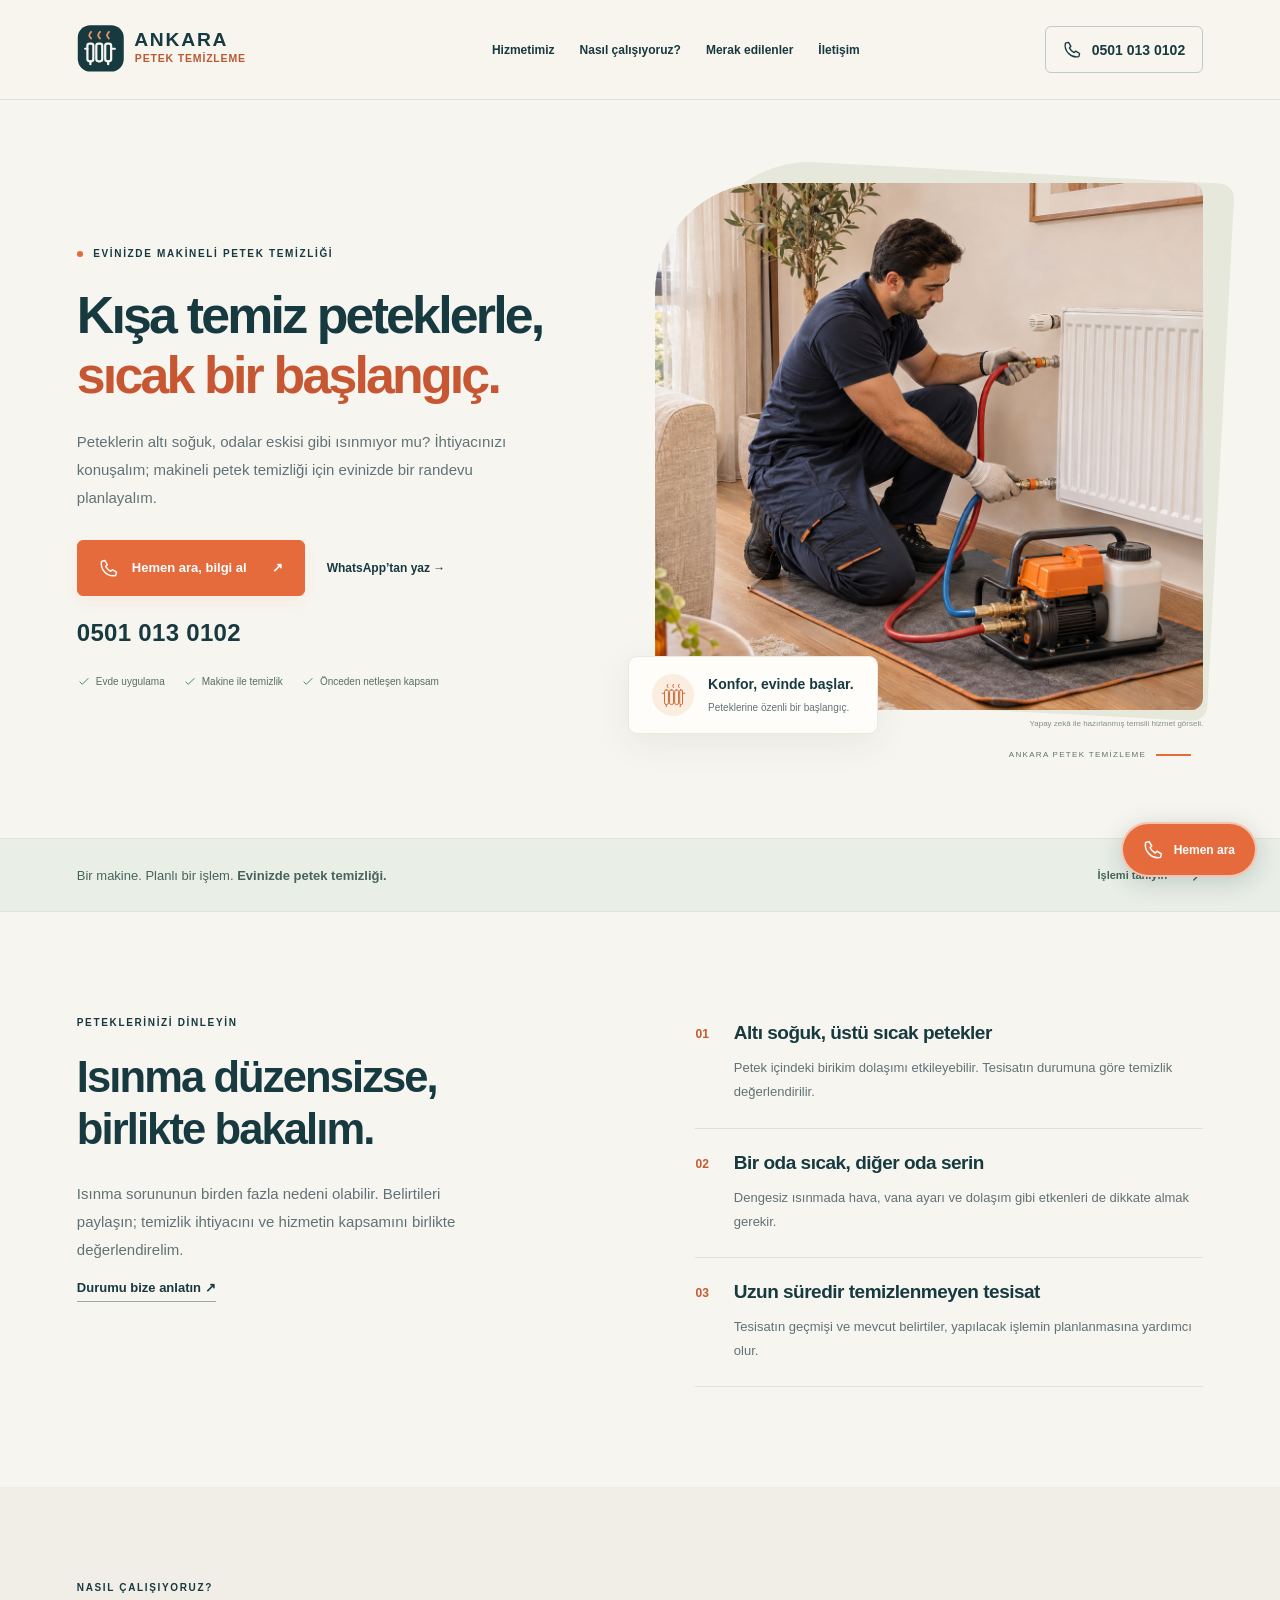
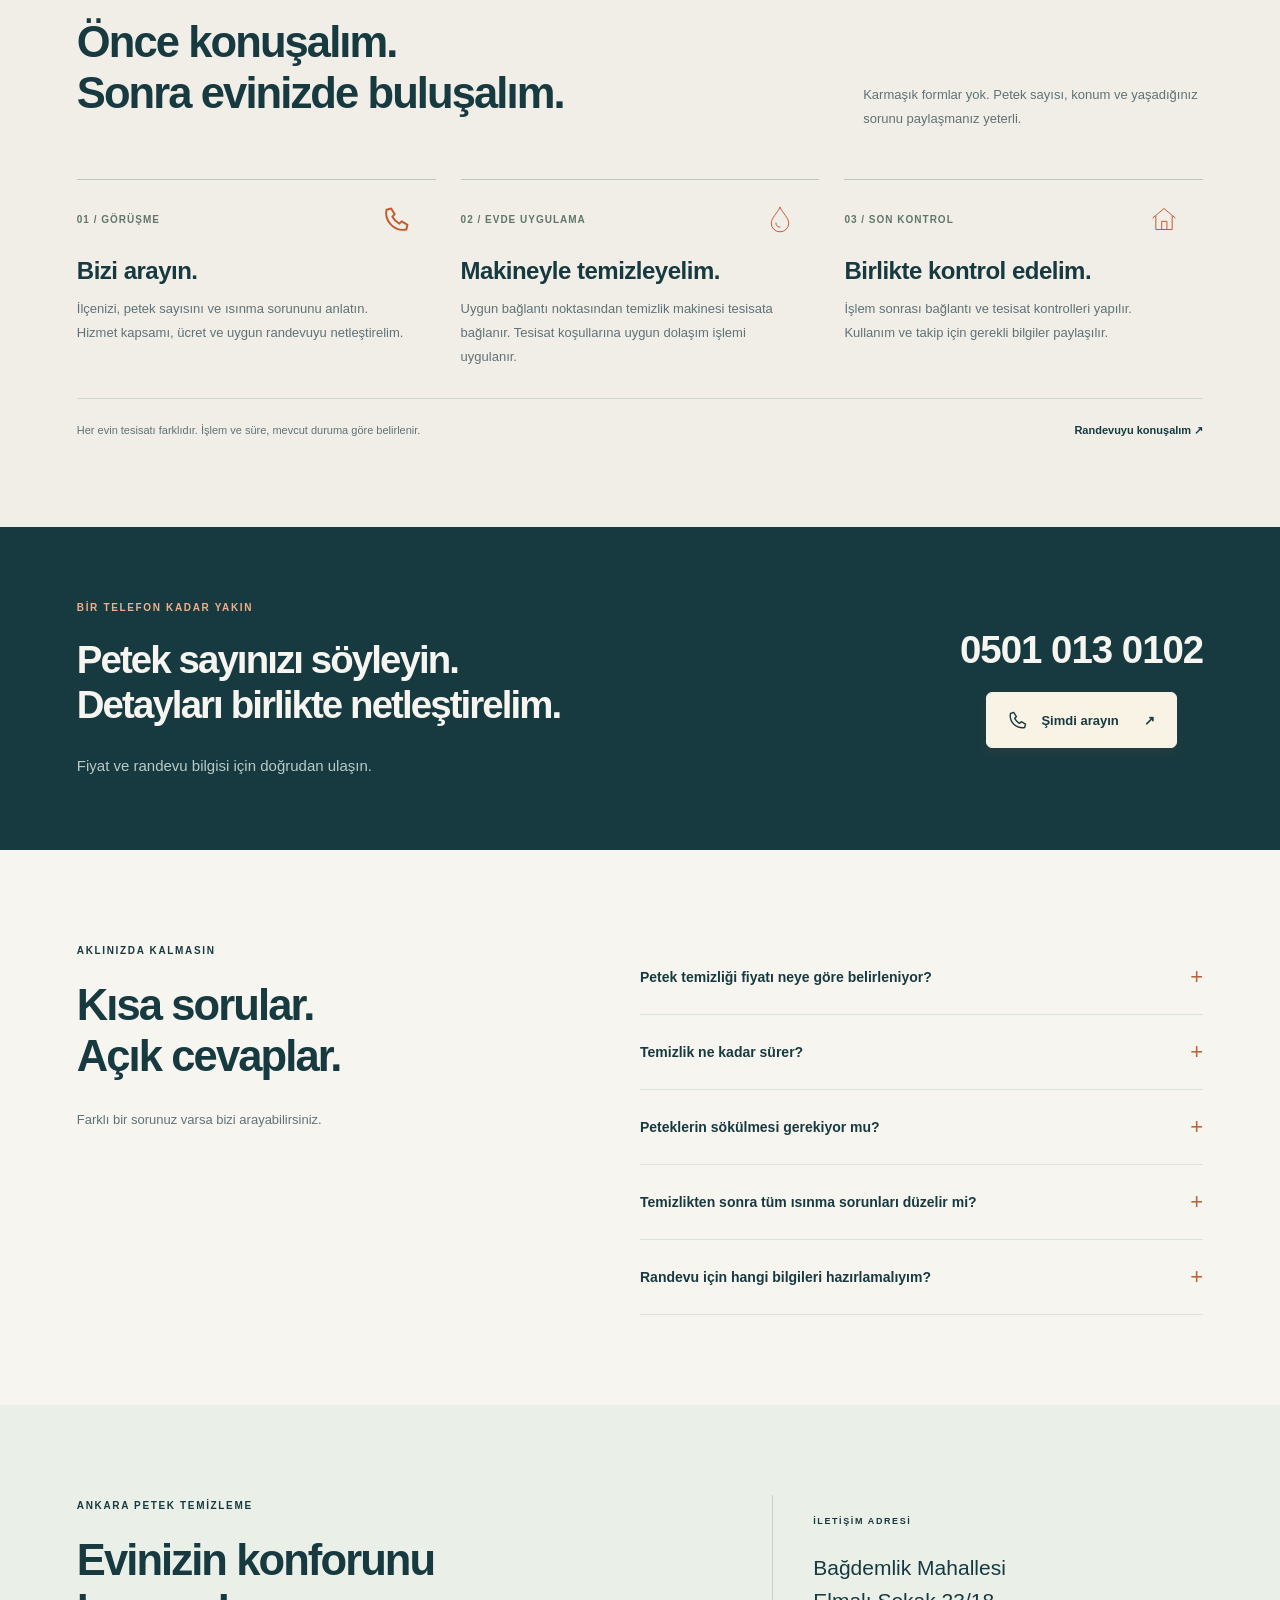
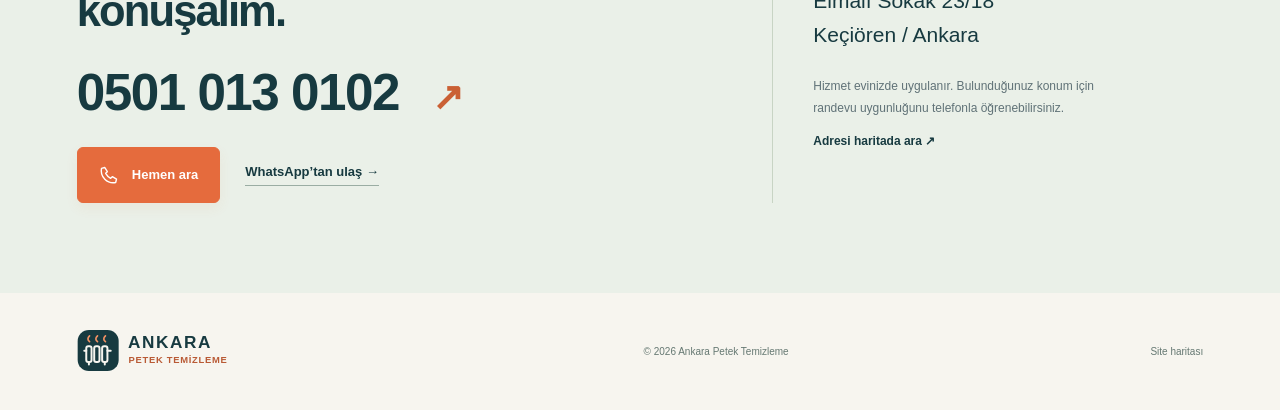
<file: index.html>
<!doctype html><html lang="tr"><head><meta charset="utf-8"><meta name="viewport" content="width=device-width,initial-scale=1"><title>Ankara Petek Temizleme | Makineli Petek Temizliği</title><meta name="description" content="Ankara’da evinizde makineli petek temizliği. Petek sayınızı ve bulunduğunuz ilçeyi paylaşın, hizmet kapsamını ve randevuyu birlikte netleştirelim. 0501 013 0102."><meta name="theme-color" content="#173a40"><meta name="robots" content="index,follow,max-image-preview:large"><meta property="og:type" content="website"><meta property="og:locale" content="tr_TR"><meta property="og:title" content="Ankara Petek Temizleme | Evinizde makineli temizlik"><meta property="og:description" content="Petekleriniz için makineli temizlik. Bilgi ve randevu: 0501 013 0102."><link rel="icon" href="favicon.svg" type="image/svg+xml"><link rel="stylesheet" href="style.css"><script defer src="app.js"></script></head><body><a class="skip" href="#main">İçeriğe geç</a><header><a class="brand" href="index.html" aria-label="Ankara Petek Temizleme ana sayfa"><img src="logo.svg" alt="Ankara Petek Temizleme" width="310" height="72"></a><button id="menuButton" class="menu-button" aria-expanded="false" aria-controls="nav">Menü ☰</button><nav id="nav" aria-label="Ana menü"><a href="#hizmet">Hizmetimiz</a><a href="#surec">Nasıl çalışıyoruz?</a><a href="#sorular">Merak edilenler</a><a href="#iletisim">İletişim</a></nav><a class="header-call" href="tel:+905010130102"><svg aria-hidden="true"><use href="#phone"/></svg><span>0501 013 0102</span></a></header>
<svg class="icon-library" xmlns="http://www.w3.org/2000/svg" aria-hidden="true"><symbol id="phone" viewBox="0 0 24 24"><path d="m7 3 3 5-2 2a15 15 0 0 0 6 6l2-2 5 3-1 4C10 23 1 14 3 4Z"/></symbol><symbol id="arrow" viewBox="0 0 24 24"><path d="M5 12H19M13 6l6 6-6 6"/></symbol><symbol id="radiator" viewBox="0 0 48 48"><rect x="8" y="14" width="7" height="26" rx="3"/><rect x="17" y="14" width="7" height="26" rx="3"/><rect x="26" y="14" width="7" height="26" rx="3"/><rect x="35" y="14" width="5" height="26" rx="2"/><path d="M4 20H8M40 20H44M11 40V44M36 40V44M14 4q-4 3 0 6M24 4q-4 3 0 6M34 4q-4 3 0 6"/></symbol><symbol id="check" viewBox="0 0 24 24"><path d="m5 12 4 4L19 6"/></symbol><symbol id="home" viewBox="0 0 48 48"><path d="m5 22 19-16 19 16M10 19V42H38V19M20 42V28H29V42"/></symbol><symbol id="drop" viewBox="0 0 48 48"><path d="M24 4C19 14 9 23 9 31a15 15 0 0 0 30 0C39 23 29 14 24 4ZM17 31q0 7 7 7"/></symbol></svg>
<main id="main"><section class="hero"><div class="hero-copy"><div class="eyebrow"><i></i> EVİNİZDE MAKİNELİ PETEK TEMİZLİĞİ</div><h1>Kışa temiz peteklerle,<br><em>sıcak bir başlangıç.</em></h1><p>Peteklerin altı soğuk, odalar eskisi gibi ısınmıyor mu? İhtiyacınızı konuşalım; makineli petek temizliği için evinizde bir randevu planlayalım.</p><div class="hero-actions"><a class="btn" href="tel:+905010130102"><svg aria-hidden="true"><use href="#phone"/></svg>Hemen ara, bilgi al <span>↗</span></a><a class="whatsapp-link" href="https://wa.me/905010130102?text=Merhaba%2C%20petek%20temizli%C4%9Fi%20i%C3%A7in%20bilgi%20ve%20randevu%20almak%20istiyorum." target="_blank" rel="noopener">WhatsApp’tan yaz →</a></div><a class="hero-number" href="tel:+905010130102">0501 013 0102</a><div class="hero-points"><span><svg><use href="#check"/></svg>Evde uygulama</span><span><svg><use href="#check"/></svg>Makine ile temizlik</span><span><svg><use href="#check"/></svg>Önceden netleşen kapsam</span></div></div><div class="hero-visual"><div class="photo-backdrop"></div><figure><img src="petek-temizligi.png" alt="Bir evde petek temizleme makinesini radyatöre bağlayan teknisyenin temsili görseli" width="1448" height="1086" fetchpriority="high"><figcaption>Yapay zekâ ile hazırlanmış temsili hizmet görseli.</figcaption></figure><div class="service-tag"><span class="tag-icon"><svg><use href="#radiator"/></svg></span><div><b>Konfor, evinde başlar.</b><span>Peteklerine özenli bir başlangıç.</span></div></div><div class="small-label"><span>ANKARA PETEK TEMİZLEME</span><i></i></div></div></section>
<div class="intro-strip"><span>Bir makine. Planlı bir işlem. <b>Evinizde petek temizliği.</b></span><a href="#surec">İşlemi tanıyın <svg><use href="#arrow"/></svg></a></div>
<section id="hizmet" class="section service"><div class="service-title"><span class="eyebrow">PETEKLERİNİZİ DİNLEYİN</span><h2>Isınma düzensizse,<br>birlikte bakalım.</h2><p>Isınma sorununun birden fazla nedeni olabilir. Belirtileri paylaşın; temizlik ihtiyacını ve hizmetin kapsamını birlikte değerlendirelim.</p><a class="text-link" href="tel:+905010130102">Durumu bize anlatın ↗</a></div><div class="symptoms"><article><span>01</span><div><h3>Altı soğuk, üstü sıcak petekler</h3><p>Petek içindeki birikim dolaşımı etkileyebilir. Tesisatın durumuna göre temizlik değerlendirilir.</p></div></article><article><span>02</span><div><h3>Bir oda sıcak, diğer oda serin</h3><p>Dengesiz ısınmada hava, vana ayarı ve dolaşım gibi etkenleri de dikkate almak gerekir.</p></div></article><article><span>03</span><div><h3>Uzun süredir temizlenmeyen tesisat</h3><p>Tesisatın geçmişi ve mevcut belirtiler, yapılacak işlemin planlanmasına yardımcı olur.</p></div></article></div></section>
<section id="surec" class="process section"><div class="section-heading"><div><span class="eyebrow">NASIL ÇALIŞIYORUZ?</span><h2>Önce konuşalım.<br>Sonra evinizde buluşalım.</h2></div><p>Karmaşık formlar yok. Petek sayısı, konum ve yaşadığınız sorunu paylaşmanız yeterli.</p></div><div class="steps"><article><div class="step-top"><span>01 / GÖRÜŞME</span><svg><use href="#phone"/></svg></div><h3>Bizi arayın.</h3><p>İlçenizi, petek sayısını ve ısınma sorununu anlatın. Hizmet kapsamı, ücret ve uygun randevuyu netleştirelim.</p></article><article><div class="step-top"><span>02 / EVDE UYGULAMA</span><svg><use href="#drop"/></svg></div><h3>Makineyle temizleyelim.</h3><p>Uygun bağlantı noktasından temizlik makinesi tesisata bağlanır. Tesisat koşullarına uygun dolaşım işlemi uygulanır.</p></article><article><div class="step-top"><span>03 / SON KONTROL</span><svg><use href="#home"/></svg></div><h3>Birlikte kontrol edelim.</h3><p>İşlem sonrası bağlantı ve tesisat kontrolleri yapılır. Kullanım ve takip için gerekli bilgiler paylaşılır.</p></article></div><div class="process-bottom"><span>Her evin tesisatı farklıdır. İşlem ve süre, mevcut duruma göre belirlenir.</span><a href="tel:+905010130102">Randevuyu konuşalım ↗</a></div></section>
<section class="call-banner section"><div><span class="eyebrow">BİR TELEFON KADAR YAKIN</span><h2>Petek sayınızı söyleyin.<br>Detayları birlikte netleştirelim.</h2><p>Fiyat ve randevu bilgisi için doğrudan ulaşın.</p></div><div class="call-banner-action"><a class="large-number" href="tel:+905010130102">0501 013 0102</a><a class="btn cream" href="tel:+905010130102"><svg><use href="#phone"/></svg>Şimdi arayın <span>↗</span></a></div></section>
<section id="sorular" class="faq section"><div><span class="eyebrow">AKLINIZDA KALMASIN</span><h2>Kısa sorular.<br>Açık cevaplar.</h2><p>Farklı bir sorunuz varsa bizi arayabilirsiniz.</p></div><div class="questions"><details><summary>Petek temizliği fiyatı neye göre belirleniyor?<span>+</span></summary><p>Petek sayısı, tesisatın yapısı, bulunduğunuz konum ve yapılacak işlemin kapsamı değerlendirilir. Randevu öncesi bu bilgileri paylaşarak güncel fiyatı öğrenebilirsiniz.</p></details><details><summary>Temizlik ne kadar sürer?<span>+</span></summary><p>Süre; petek sayısına, tesisatın durumuna ve erişime göre değişir. Görüşmede bilgileriniz alındıktan sonra yaklaşık süre paylaşılır.</p></details><details><summary>Peteklerin sökülmesi gerekiyor mu?<span>+</span></summary><p>Makineli işlem, tesisatın uygun bağlantı noktası üzerinden planlanır. Söküm ihtiyacı ve uygulanabilecek yöntem, sistemin mevcut durumuna göre değerlendirilir.</p></details><details><summary>Temizlikten sonra tüm ısınma sorunları düzelir mi?<span>+</span></summary><p>Her ısınma sorunu kirlenmeden kaynaklanmaz. Hava, vana ayarları, pompa, kombi veya tesisat tasarımı da etkili olabilir. Temizlik sonucu tesisatın durumuna bağlıdır.</p></details><details><summary>Randevu için hangi bilgileri hazırlamalıyım?<span>+</span></summary><p>Bulunduğunuz ilçe, yaklaşık petek sayısı, kombi veya merkezi sistem bilgisi ve yaşadığınız sorunu paylaşmanız başlangıç için yeterlidir.</p></details></div></section>
<section id="iletisim" class="contact section"><div class="contact-heading"><span class="eyebrow">ANKARA PETEK TEMİZLEME</span><h2>Evinizin konforunu<br>konuşalım.</h2><a class="contact-phone" href="tel:+905010130102">0501 013 0102 <span>↗</span></a><div class="contact-actions"><a class="btn" href="tel:+905010130102"><svg><use href="#phone"/></svg>Hemen ara</a><a class="text-link" href="https://wa.me/905010130102?text=Merhaba%2C%20petek%20temizli%C4%9Fi%20i%C3%A7in%20bilgi%20alabilir%20miyim%3F" target="_blank" rel="noopener">WhatsApp’tan ulaş →</a></div></div><div class="address-card"><span>İLETİŞİM ADRESİ</span><address>Bağdemlik Mahallesi<br>Elmalı Sokak 23/18<br>Keçiören / Ankara</address><p>Hizmet evinizde uygulanır. Bulunduğunuz konum için randevu uygunluğunu telefonla öğrenebilirsiniz.</p><a href="https://www.google.com/maps/search/?api=1&amp;query=Ba%C4%9Fdemlik%20Mahallesi%20Elmal%C4%B1%20Sokak%2023%2F18%20Ke%C3%A7i%C3%B6ren%20Ankara" target="_blank" rel="noopener">Adresi haritada ara ↗</a></div></section></main>
<footer><a class="brand" href="index.html"><img src="logo.svg" alt="Ankara Petek Temizleme" width="310" height="72" loading="lazy"></a><span>© <span id="year">2026</span> Ankara Petek Temizleme</span><a href="site-haritasi.html">Site haritası</a></footer><a class="floating-call" href="tel:+905010130102" aria-label="Ankara Petek Temizleme’yi ara: 0501 013 0102"><svg><use href="#phone"/></svg><span>Hemen ara</span></a><div class="mobile-call"><a href="tel:+905010130102"><svg><use href="#phone"/></svg><span><b>Hemen arayın</b><small>0501 013 0102</small></span><span>↗</span></a></div></body></html>
</file>
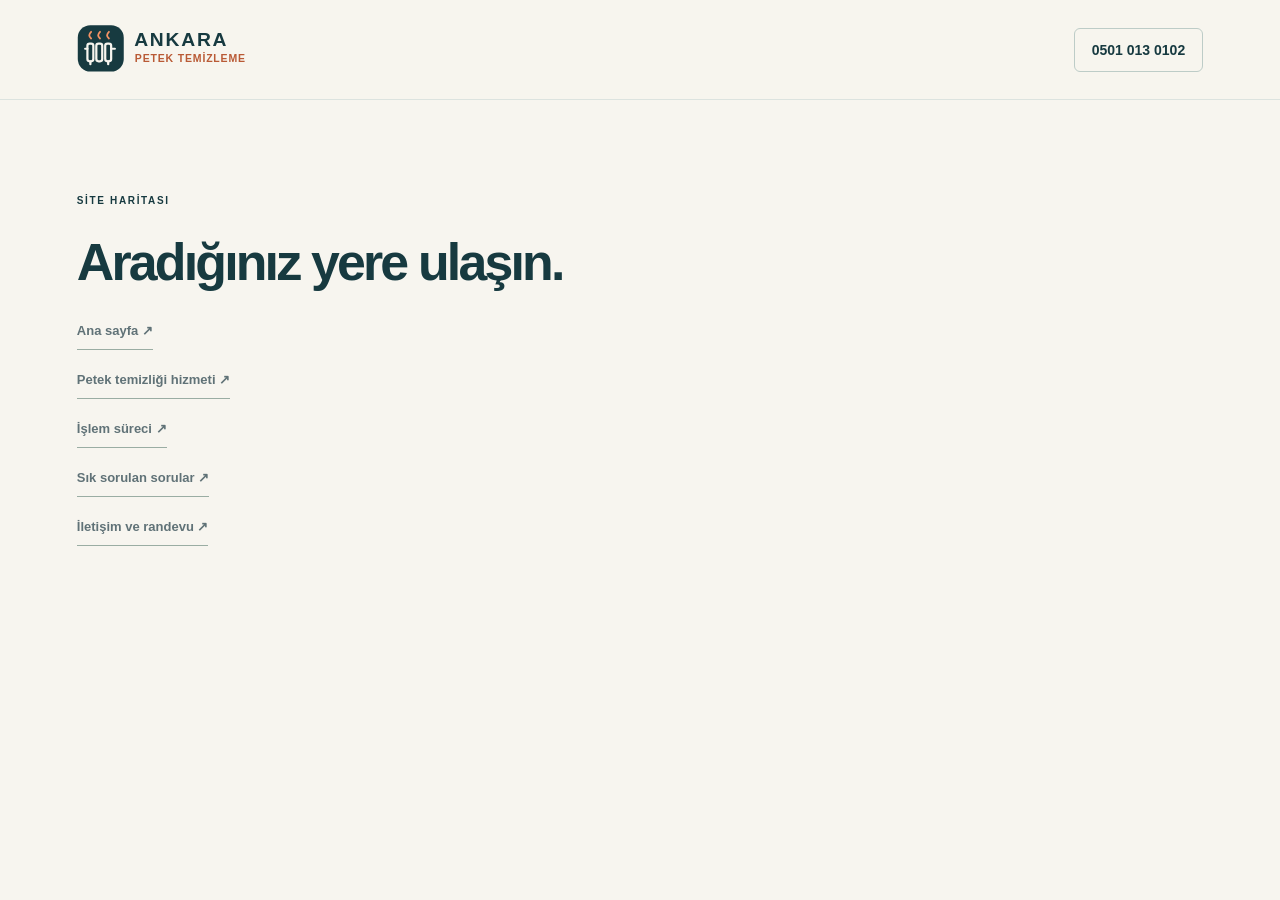
<file: site-haritasi.html>
<!doctype html><html lang="tr"><head><meta charset="utf-8"><meta name="viewport" content="width=device-width,initial-scale=1"><title>Site Haritası | Ankara Petek Temizleme</title><meta name="description" content="Ankara Petek Temizleme hizmet, işlem süreci, sık sorulan sorular ve iletişim bağlantıları."><link rel="icon" href="favicon.svg"><link rel="stylesheet" href="style.css"></head><body><header><a class="brand" href="index.html"><img src="logo.svg" alt="Ankara Petek Temizleme" width="310" height="72"></a><a class="header-call" href="tel:+905010130102">0501 013 0102</a></header><main class="section"><span class="eyebrow">SİTE HARİTASI</span><h1>Aradığınız yere ulaşın.</h1><p><a class="text-link" href="index.html">Ana sayfa ↗</a></p><p><a class="text-link" href="index.html#hizmet">Petek temizliği hizmeti ↗</a></p><p><a class="text-link" href="index.html#surec">İşlem süreci ↗</a></p><p><a class="text-link" href="index.html#sorular">Sık sorulan sorular ↗</a></p><p><a class="text-link" href="index.html#iletisim">İletişim ve randevu ↗</a></p></main></body></html>
</file>
<file: style.css>
:root{--ink:#173a40;--muted:#607277;--orange:#e56b3d;--cream:#f7f5ef;--line:#dce3df}*{box-sizing:border-box}html{scroll-behavior:smooth;scroll-padding-top:100px}body{margin:0;background:var(--cream);color:var(--ink);font-family:'Segoe UI',Arial,sans-serif}a{color:inherit;text-decoration:none}button{font:inherit;cursor:pointer}a,button,summary{touch-action:manipulation}a:focus-visible,button:focus-visible,summary:focus-visible{outline:3px solid #c0522a;outline-offset:5px}.skip{position:fixed;left:15px;top:-100px;padding:15px;background:var(--ink);color:white;z-index:100}.skip:focus{top:15px}.icon-library{position:absolute;width:0;height:0;overflow:hidden}svg{width:24px;height:24px;fill:none;stroke:currentColor;stroke-width:1.7;stroke-linecap:round;stroke-linejoin:round}header{display:flex;justify-content:space-between;align-items:center;gap:25px;padding:23px 6%;background:#f7f5eff5;border-bottom:1px solid var(--line)}.brand{display:block;flex-shrink:0}.brand img{display:block;width:230px;height:auto}nav{display:flex;gap:25px;font-size:12px;font-weight:600}nav a:hover{color:#be4c27}.header-call{display:flex;align-items:center;gap:10px;border:1px solid #bdccc7;border-radius:6px;padding:13px 17px;font-weight:700;font-size:14px}.header-call svg{width:19px;height:19px}.header-call:hover{background:#e9eee8}.menu-button{display:none}.hero{max-width:1580px;margin:auto;display:grid;grid-template-columns:1fr 1.05fr;align-items:center;gap:5%;padding:70px 6% 75px;min-height:680px}.eyebrow{font-size:10px;font-weight:750;letter-spacing:1.65px;line-height:1.8}.eyebrow i{display:inline-block;width:6px;height:6px;border-radius:50%;background:var(--orange);margin-right:6px}h1,h2,h3,p{margin-top:0}h1{font-size:clamp(38px,4.05vw,62px);letter-spacing:-2.8px;font-weight:650;line-height:1.15;margin:23px 0}h1 em{font-style:normal;color:#c65732}p{font-size:15px;line-height:1.85;color:var(--muted)}.hero-copy>p{max-width:470px;margin-bottom:28px}.hero-actions{display:flex;gap:22px;align-items:center;flex-wrap:wrap}.btn{display:inline-flex;align-items:center;justify-content:center;gap:13px;padding:17px 21px;background:var(--orange);color:white;border:1px solid var(--orange);border-radius:6px;font-size:13px;font-weight:700;box-shadow:0 5px 13px #e56b3d12;transition:transform .2s,background .2s}.btn svg{width:20px;height:20px}.btn>span{margin-left:12px}.btn:hover{background:#c95630;transform:translateY(-2px)}.whatsapp-link{font-size:12px;font-weight:650}.whatsapp-link:hover{text-decoration:underline}.hero-number{display:block;font-size:24px;font-weight:700;letter-spacing:.3px;margin:23px 0 28px}.hero-points{display:flex;gap:18px;flex-wrap:wrap;font-size:10px;color:#566e69}.hero-points span{display:flex;align-items:center;gap:5px}.hero-points svg{width:14px;height:14px;stroke:#3b8b76}.hero-visual{position:relative;min-width:0;padding:13px 0 35px}.hero-visual figure{margin:0;position:relative;z-index:1}.hero-visual figure>img{width:100%;height:auto;aspect-ratio:1.04;object-fit:cover;object-position:60% center;border-radius:110px 12px 12px 12px;display:block}.hero-visual figcaption{font-size:8px;color:#849086;margin-top:9px;text-align:right}.photo-backdrop{position:absolute;inset:0 -18px 55px 35px;background:#e7e8dc;border-radius:110px 15px 15px 15px;transform:rotate(3deg)}.service-tag{position:absolute;bottom:29px;left:-27px;z-index:2;display:flex;align-items:center;gap:14px;padding:17px 23px;background:#fffdf9;border:1px solid #eee9de;border-radius:9px;box-shadow:0 9px 35px #283b2c12}.tag-icon{display:grid;place-items:center;width:42px;height:42px;background:#fbeddf;border-radius:50%;color:#cd6535}.tag-icon svg{width:27px;height:27px}.service-tag b{display:block;font-size:14px;margin-bottom:5px}.service-tag div>span{font-size:10px;color:var(--muted)}.small-label{display:flex;align-items:center;gap:10px;font-size:8px;letter-spacing:1.3px;position:absolute;right:12px;bottom:4px;color:#627366}.small-label i{width:35px;height:2px;background:var(--orange)}.intro-strip{display:flex;justify-content:space-between;align-items:center;padding:26px 6%;background:#e9eee7;gap:25px;font-size:13px;color:#48645b;border-top:1px solid #dce5da;border-bottom:1px solid #dce5da}.intro-strip a{display:flex;align-items:center;gap:16px;font-size:11px;font-weight:650}.intro-strip svg{width:20px;height:20px}.section{max-width:1580px;margin:auto;padding:90px 6%}h2{font-size:clamp(30px,3.4vw,47px);font-weight:600;line-height:1.18;letter-spacing:-1.9px;margin:20px 0 25px}h3{font-size:19px;font-weight:650;letter-spacing:-.5px;margin-bottom:12px}.service{display:grid;grid-template-columns:1fr 1.05fr;gap:12%;padding-top:100px;padding-bottom:100px}.service-title p{max-width:390px}.text-link{display:inline-block;font-size:13px;font-weight:700;border-bottom:1px solid #9aada3;padding-bottom:6px}.text-link:hover{color:#bc512b}.symptoms article{display:flex;gap:25px;padding:23px 0;border-bottom:1px solid var(--line)}.symptoms article:first-child{padding-top:10px}.symptoms article>span{font-size:12px;color:#c45b31;padding-top:5px;font-weight:700}.symptoms p{font-size:13px;margin-bottom:0}.process{background:#f0eee6;max-width:none}.section-heading{display:flex;justify-content:space-between;align-items:end;gap:40px;margin-bottom:35px}.section-heading p{max-width:340px;font-size:13px}.steps{display:grid;grid-template-columns:repeat(3,1fr);gap:25px}.steps article{border-top:1px solid #b9c8bc;padding:25px 25px 15px 0}.step-top{display:flex;justify-content:space-between;align-items:center;margin-bottom:24px;font-size:10px;font-weight:650;letter-spacing:1px;color:#62766b}.step-top svg{width:28px;height:28px;color:#c45b31}.steps h3{font-size:24px}.steps p{font-size:13px;max-width:370px}.process-bottom{display:flex;justify-content:space-between;gap:25px;font-size:11px;padding-top:25px;border-top:1px solid #d3d9cd;color:var(--muted)}.process-bottom a{font-weight:650;color:var(--ink)}.call-banner{max-width:none;background:var(--ink);color:var(--cream);display:flex;justify-content:space-between;align-items:center;gap:50px;padding-top:70px;padding-bottom:70px}.call-banner .eyebrow{color:#f1ae89}.call-banner h2{font-size:clamp(29px,3vw,43px)}.call-banner p{color:#b8cac8;margin-bottom:0}.call-banner-action{text-align:center;flex-shrink:0}.large-number{display:block;font-size:clamp(28px,3vw,42px);font-weight:650;letter-spacing:-1px;margin-bottom:20px}.btn.cream{background:#f9f3e6;border-color:#f9f3e6;color:var(--ink)}.btn.cream:hover{background:#e9dfcc}.faq{display:grid;grid-template-columns:1fr 1.25fr;gap:10%}.faq>div>p{font-size:13px}.questions details{border-bottom:1px solid var(--line)}.questions summary{list-style:none;display:flex;align-items:center;justify-content:space-between;gap:20px;padding:24px 0;font-size:14px;font-weight:600;cursor:pointer}.questions summary::-webkit-details-marker{display:none}.questions summary>span{font-size:22px;font-weight:400;color:#be6339}.questions details[open] summary>span{transform:rotate(45deg)}.questions details>p{font-size:13px;max-width:650px;padding-right:30px}.contact{background:#eaf0e8;max-width:none;display:grid;grid-template-columns:1.3fr 1fr;gap:12%}.contact-phone{display:block;font-size:clamp(29px,4vw,53px);font-weight:650;letter-spacing:-1.5px;margin:25px 0}.contact-phone>span{color:#ca6034;font-size:.75em;margin-left:20px}.contact-actions{display:flex;align-items:center;gap:25px;flex-wrap:wrap}.address-card{border-left:1px solid #c8d4c4;padding:15px 0 15px 40px}.address-card>span{font-size:9px;letter-spacing:1.6px;font-weight:700}.address-card address{font-size:21px;line-height:1.6;font-style:normal;font-weight:500;margin:23px 0}.address-card p{font-size:12px;max-width:320px}.address-card a{font-size:12px;font-weight:650}footer{display:flex;justify-content:space-between;align-items:center;gap:25px;padding:35px 6%;font-size:10px;color:#657872}footer .brand img{width:205px}.floating-call{position:fixed;bottom:23px;right:23px;z-index:30;display:flex;align-items:center;justify-content:center;gap:10px;background:var(--orange);color:white;border:2px solid #fff9;border-radius:50px;padding:15px 20px;box-shadow:0 5px 25px #1b3b3d33;font-size:12px;font-weight:650}.floating-call:hover{background:#c95630}.floating-call svg{width:21px;height:21px}.mobile-call{display:none}
@media(min-width:1580px){.process,.contact,.call-banner{padding-left:max(6%,calc((100vw - 1390px)/2));padding-right:max(6%,calc((100vw - 1390px)/2))}}
@media(max-width:1150px){nav{gap:15px;font-size:11px}.brand img{width:210px}.header-call{font-size:12px;padding:11px}.hero{gap:4%;min-height:610px}.hero-actions{gap:16px}.hero-points{gap:10px;font-size:9px}.service{gap:8%}.call-banner{gap:30px}.section{padding-top:70px;padding-bottom:70px}}
@media(max-width:800px){header{position:relative;padding:20px 6%;gap:15px}.header-call{margin-left:auto}.header-call span{display:none}.header-call svg{width:20px;height:20px}.menu-button{display:block;background:transparent;border:1px solid #becdc3;border-radius:5px;padding:10px;font-size:11px;order:3}nav{display:none;position:absolute;top:100%;left:0;right:0;z-index:10;background:var(--cream);padding:25px 6%;border-bottom:1px solid var(--line)}nav.open{display:flex;flex-direction:column;gap:24px}.hero{grid-template-columns:1fr;gap:35px;padding-top:45px;padding-bottom:50px}.hero-copy{max-width:600px}h1{font-size:54px}.hero-copy>p{max-width:530px}.hero-visual{max-width:620px;width:100%;padding:10px 0 35px}.hero-visual figure>img{aspect-ratio:1.4;object-position:center 60%}.service-tag{left:15px;bottom:28px}.photo-backdrop{right:-10px}.hero-points{font-size:10px}.hero-number{font-size:22px}.service{grid-template-columns:1fr 1.1fr;gap:7%}.service h2{font-size:34px}.section-heading{align-items:start;gap:30px}.section-heading h2{font-size:35px}.section-heading p{max-width:230px}.steps{gap:18px}.steps article{padding-right:5px}.steps h3{font-size:21px}.step-top{font-size:8px;letter-spacing:.5px}.step-top svg{width:22px;height:22px}.call-banner h2{font-size:31px}.call-banner .large-number{font-size:29px}.faq{gap:7%;grid-template-columns:1fr 1.4fr}.questions summary{font-size:13px}.contact{gap:7%}.contact h2{font-size:35px}.address-card{padding-left:25px}.address-card address{font-size:18px}.contact-phone{font-size:34px}.contact-phone>span{margin-left:5px}footer{flex-wrap:wrap}.intro-strip{font-size:11px}}
@media(max-width:560px){html{scroll-padding-top:20px}body{padding-bottom:78px}.brand img{width:190px}.header-call{padding:9px}.menu-button{padding:9px;font-size:10px}header{gap:10px;padding:18px 5%}.hero{padding:35px 6% 40px;gap:25px}h1{font-size:clamp(33px,9.5vw,47px);letter-spacing:-1.9px;margin:20px 0}.eyebrow{font-size:8px;letter-spacing:1.2px}.hero-copy>p{font-size:14px;line-height:1.85}.hero-actions{gap:16px;align-items:start;flex-direction:column}.btn{padding:16px 20px;font-size:13px}.hero-actions .btn{width:100%;justify-content:space-between}.hero-actions .btn>span{margin-left:auto}.whatsapp-link{font-size:12px}.hero-number{margin:18px 0 20px;font-size:22px}.hero-points{gap:12px;font-size:8px}.hero-points svg{width:12px;height:12px}.hero-visual figure>img{border-top-left-radius:65px;aspect-ratio:1.12;object-position:56% center}.photo-backdrop{border-top-left-radius:65px;right:-6px}.service-tag{padding:12px 16px;gap:11px;left:10px;bottom:28px}.service-tag b{font-size:12px}.service-tag div>span{font-size:9px}.tag-icon{width:35px;height:35px}.tag-icon svg{width:22px;height:22px}.small-label{font-size:7px}.intro-strip{display:block;padding:22px 6%;font-size:11px;line-height:1.8}.intro-strip a{margin-top:10px;font-size:10px}.section{padding:55px 6%}.service,.faq,.contact{grid-template-columns:1fr;gap:30px}h2,.service h2,.section-heading h2{font-size:34px;letter-spacing:-1.4px}.symptoms article{gap:20px}.symptoms h3{font-size:18px}.section-heading{display:block;margin-bottom:25px}.section-heading p{max-width:none}.steps{grid-template-columns:1fr;gap:15px}.steps article{padding:22px 0 5px}.step-top{font-size:10px;margin-bottom:18px}.step-top svg{width:26px;height:26px}.steps h3{font-size:23px}.steps p{max-width:none}.process-bottom{display:block;line-height:1.8}.process-bottom a{display:inline-block;margin-top:15px}.call-banner{display:block}.call-banner h2{font-size:31px}.call-banner-action{text-align:left;margin-top:30px}.large-number{margin-bottom:20px}.call-banner .btn{width:100%;justify-content:space-between}.questions summary{font-size:14px;line-height:1.6}.questions details>p{padding-right:10px}.contact-phone{font-size:36px}.contact-actions{gap:20px}.address-card{border-left:0;border-top:1px solid #c8d4c4;padding:30px 0 0}.address-card address{font-size:20px}footer{display:grid;gap:20px;padding:30px 6%}.floating-call{display:none}.mobile-call{display:block;position:fixed;bottom:0;left:0;right:0;z-index:40;padding:10px 16px calc(10px + env(safe-area-inset-bottom));background:#f7f5effa;border-top:1px solid #dce3df;box-shadow:0 -5px 20px #173a400c}.mobile-call>a{display:flex;align-items:center;gap:14px;padding:10px 20px;border-radius:7px;background:var(--orange);color:white}.mobile-call>a>svg{width:23px;height:23px}.mobile-call>a>span:last-child{margin-left:auto;font-size:24px}.mobile-call b{display:block;font-size:13px}.mobile-call small{display:block;font-size:10px;margin-top:3px;letter-spacing:1px}}
@media(prefers-reduced-motion:reduce){html{scroll-behavior:auto}*{transition:none!important}.btn:hover{transform:none}}
@media print{header,footer,.floating-call,.mobile-call,.hero-actions,.contact-actions,.menu-button{display:none}body{padding:0}.section,.hero{padding:25px}.hero{grid-template-columns:1fr 1fr}.hero-visual figure>img{max-height:300px}.call-banner{background:white;color:#173a40}.call-banner p{color:#173a40}.steps{break-inside:avoid}}
</file>
